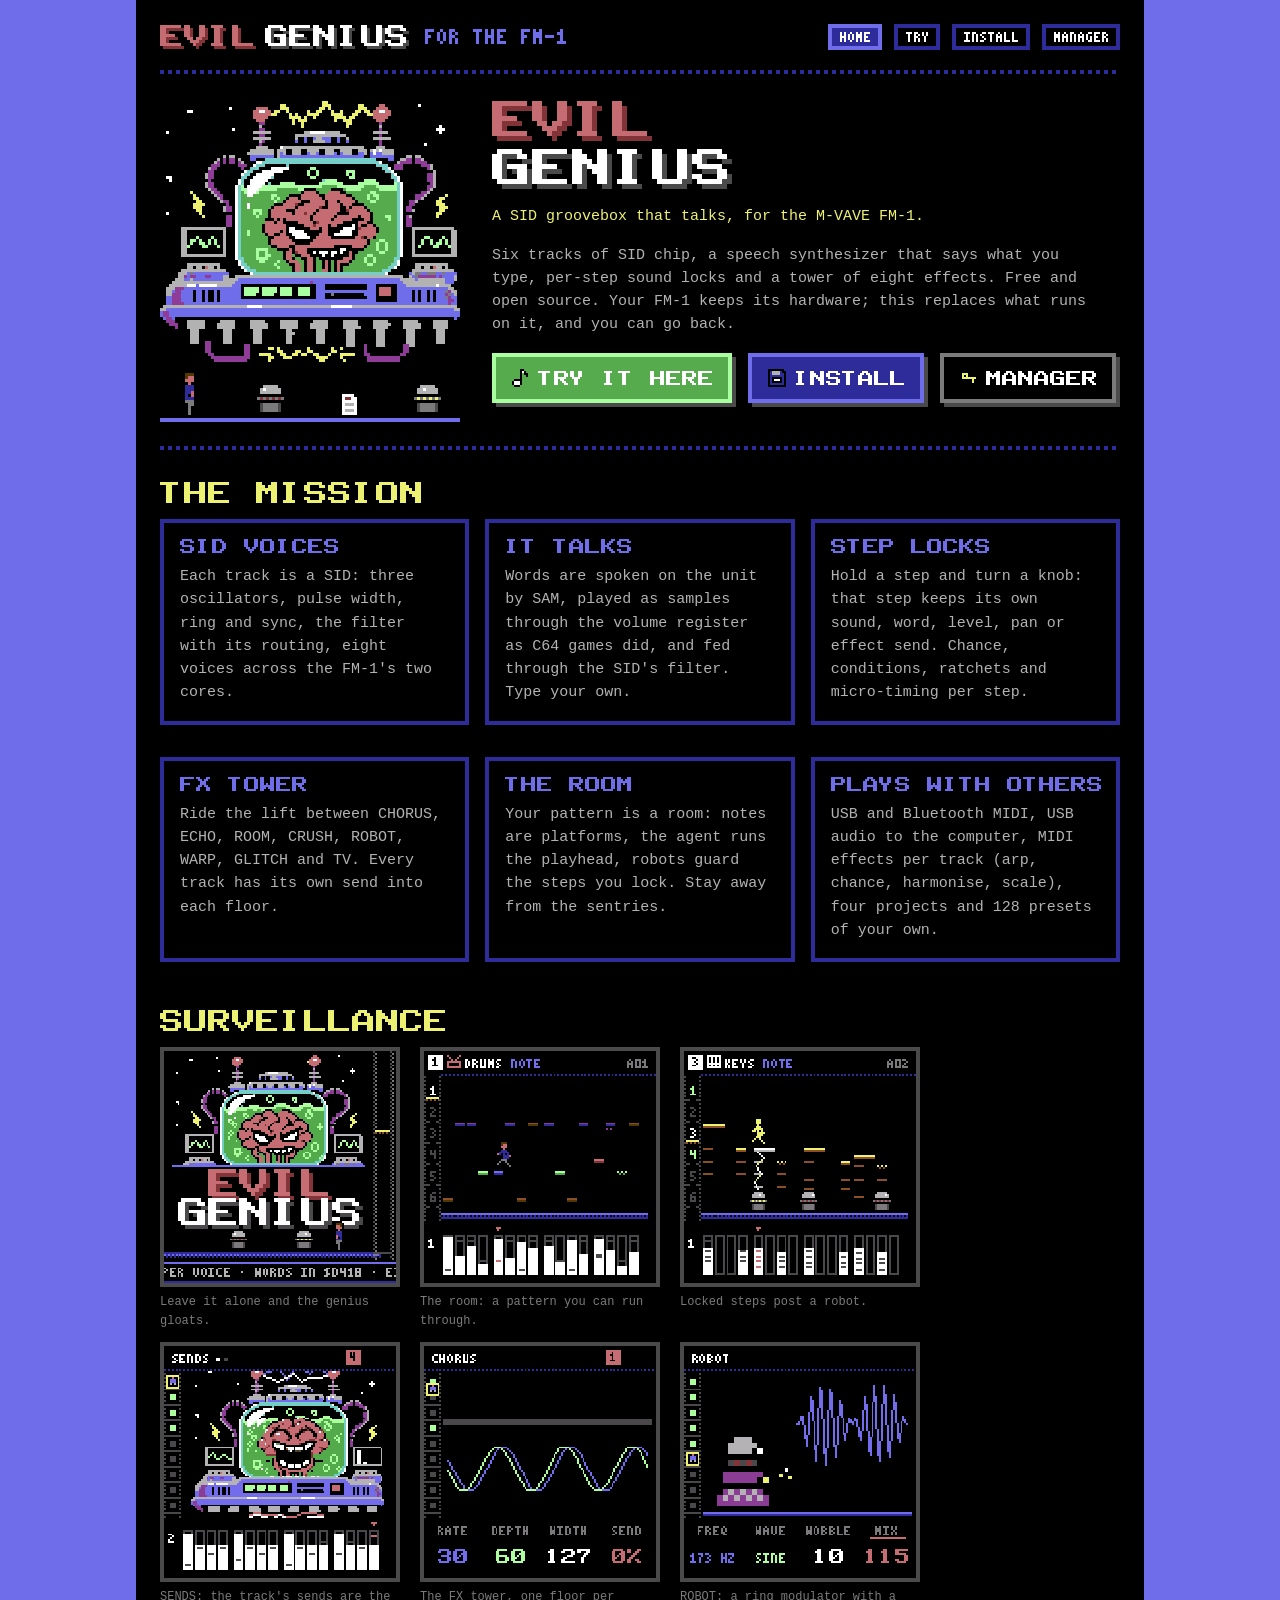
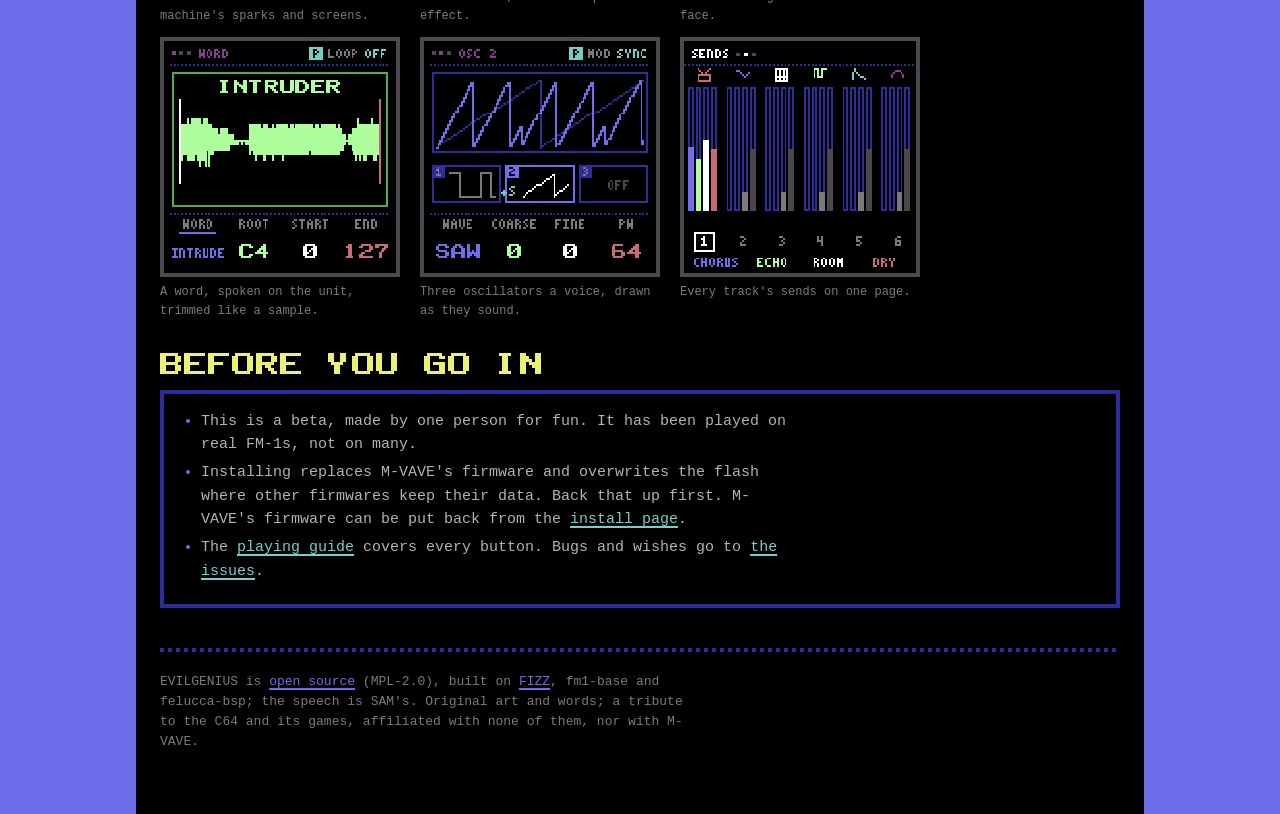
<file: site/index.html>
<!doctype html>
<!-- SPDX-License-Identifier: MPL-2.0 -->
<html lang="en">
<head>
<meta charset="utf-8">
<meta name="viewport" content="width=device-width, initial-scale=1">
<title>EVILGENIUS: a SID groovebox for the FM-1</title>
<meta name="description" content="EVILGENIUS is a free firmware for the M-VAVE FM-1: a six-track SID groovebox that talks, with per-step sound locks and eight retro effects.">
<link rel="stylesheet" href="./css/eg.css">
<script type="module" src="./js/px.js"></script>
<style>
.hero { display: flex; flex-wrap: wrap; gap: calc(var(--px) * 8); align-items: center; margin: calc(var(--px) * 6) 0; }
.hero .cast { display: flex; flex-direction: column; align-items: center; max-width: 100%; overflow: hidden; }
/* the Evil Genius's machine (the firmware's GENIUS_BIG, 100 x 88 at 3x), its laugh (GENIUS_HA, at 33, 28 in it) coming and going */
.hero .machine { position: relative; line-height: 0; }
.hero .machine .ha { position: absolute; left: 99px; top: 84px; visibility: hidden; animation: ha 5s steps(1) infinite; }
@keyframes ha { 0% { visibility: hidden; } 56% { visibility: visible; transform: translateY(0); } 62% { transform: translateY(-3px); } 68% { transform: translateY(0); } 74% { transform: translateY(-3px); } 80% { transform: translateY(0); } 86% { transform: translateY(-3px); } 92% { transform: translateY(0); visibility: visible; } 100% { visibility: hidden; } }
@media (prefers-reduced-motion: reduce) { .hero .machine .ha { animation: none; } }
.hero .floor { display: flex; align-items: flex-end; justify-content: space-between; gap: calc(var(--px) * 6); width: 300px; max-width: 100%; box-sizing: border-box; border-bottom: var(--px) solid var(--lightblue); padding: calc(var(--px) * 2) calc(var(--px) * 4) 0; line-height: 0; }
.hero .say { flex: 1 1 320px; }
.hero h1 px-text { display: block; margin-bottom: calc(var(--px) * 2); }
.tag { color: var(--yellow); margin-top: calc(var(--px) * 4); }
.grid h3 { margin-top: 0; }
</style>
</head>
<body>
<div class="screen">
  <header class="head">
    <a href="./" aria-label="EVILGENIUS, home"><px-text font="big" scale="3" color="lightred" shadow="red">EVIL</px-text> <px-text font="big" scale="3" color="white" shadow="darkgrey">GENIUS</px-text></a>
    <span class="where"><px-text font="small" scale="3" color="lightblue">FOR THE FM-1</px-text></span>
    <nav class="nav" aria-label="Pages">
      <a href="./" aria-current="page"><px-text font="small" scale="2" color="white">HOME</px-text></a>
      <a href="./try/"><px-text font="small" scale="2" color="white">TRY</px-text></a>
      <a href="./install/"><px-text font="small" scale="2" color="white">INSTALL</px-text></a>
      <a href="./manager/"><px-text font="small" scale="2" color="white">MANAGER</px-text></a>
    </nav>
  </header>
  <hr class="rule">

  <main>
    <section class="hero">
      <div class="cast" aria-hidden="true">
        <div class="machine">
          <px-sprite name="GENIUS_BIG" scale="3"></px-sprite>
          <px-sprite class="ha" name="GENIUS_HA" scale="3"></px-sprite>
        </div>
        <div class="floor">
          <px-sprite name="AGENT_RUN2" scale="3"></px-sprite>
          <px-sprite name="ROBOT1" scale="3"></px-sprite>
          <px-sprite name="DOC" scale="3"></px-sprite>
          <px-sprite name="ROBOT2" scale="3" flip></px-sprite>
        </div>
      </div>
      <div class="say">
        <h1>
          <px-text font="big" scale="5" color="lightred" shadow="red">EVIL</px-text>
          <px-text font="big" scale="5" color="white" shadow="darkgrey">GENIUS</px-text>
        </h1>
        <p class="tag">A SID groovebox that talks, for the M-VAVE FM-1.</p>
        <p>Six tracks of SID chip, a speech synthesizer that says what you type, per-step sound locks and a tower of eight effects. Free and open source. Your FM-1 keeps its hardware; this replaces what runs on it, and you can go back.</p>
        <div class="keys">
          <a class="key go" href="./try/"><px-sprite name="ICON_NOTE" scale="2"></px-sprite><px-text font="big" scale="2" color="white">TRY IT HERE</px-text></a>
          <a class="key" href="./install/"><px-sprite name="ICON_DISK" scale="2"></px-sprite><px-text font="big" scale="2" color="white">INSTALL</px-text></a>
          <a class="key plain" href="./manager/"><px-sprite name="ICON_KEY" scale="2"></px-sprite><px-text font="big" scale="2" color="white">MANAGER</px-text></a>
        </div>
      </div>
    </section>

    <hr class="rule">
    <h2><px-text font="big" scale="3" color="yellow">THE MISSION</px-text></h2>
    <div class="grid">
      <div class="box">
        <h3><px-text font="big" scale="2" color="lightblue">SID VOICES</px-text></h3>
        <p>Each track is a SID: three oscillators, pulse width, ring and sync, the filter with its routing, eight voices across the FM-1's two cores.</p>
      </div>
      <div class="box">
        <h3><px-text font="big" scale="2" color="lightblue">IT TALKS</px-text></h3>
        <p>Words are spoken on the unit by SAM, played as samples through the volume register as C64 games did, and fed through the SID's filter. Type your own.</p>
      </div>
      <div class="box">
        <h3><px-text font="big" scale="2" color="lightblue">STEP LOCKS</px-text></h3>
        <p>Hold a step and turn a knob: that step keeps its own sound, word, level, pan or effect send. Chance, conditions, ratchets and micro-timing per step.</p>
      </div>
      <div class="box">
        <h3><px-text font="big" scale="2" color="lightblue">FX TOWER</px-text></h3>
        <p>Ride the lift between CHORUS, ECHO, ROOM, CRUSH, ROBOT, WARP, GLITCH and TV. Every track has its own send into each floor.</p>
      </div>
      <div class="box">
        <h3><px-text font="big" scale="2" color="lightblue">THE ROOM</px-text></h3>
        <p>Your pattern is a room: notes are platforms, the agent runs the playhead, robots guard the steps you lock. Stay away from the sentries.</p>
      </div>
      <div class="box">
        <h3><px-text font="big" scale="2" color="lightblue">PLAYS WITH OTHERS</px-text></h3>
        <p>USB and Bluetooth MIDI, USB audio to the computer, MIDI effects per track (arp, chance, harmonise, scale), four projects and 128 presets of your own.</p>
      </div>
    </div>

    <h2><px-text font="big" scale="3" color="yellow">SURVEILLANCE</px-text></h2>
    <div class="shots">
      <figure><img class="shot" src="./img/00c-idle-title.png" alt="The title screen: the Evil Genius, a brain in a jar on its computer, laughing over EVIL GENIUS, an agent running below" width="240" height="240"><figcaption>Leave it alone and the genius gloats.</figcaption></figure>
      <figure><img class="shot" src="./img/201-room-drums.png" alt="The room view: an agent running over coloured note platforms, with the step row beneath" width="240" height="240"><figcaption>The room: a pattern you can run through.</figcaption></figure>
      <figure><img class="shot" src="./img/205-room-robots.png" alt="The room view with three robots on the floor and the agent on a lift" width="240" height="240"><figcaption>Locked steps post a robot.</figcaption></figure>
      <figure><img class="shot" src="./img/210-tower-sends.png" alt="The effects' SENDS page: the Evil Genius's machine, a spark between its pylons, a wave on its left monitor, bars on its right" width="240" height="240"><figcaption>SENDS: the track's sends are the machine's sparks and screens.</figcaption></figure>
      <figure><img class="shot" src="./img/211-tower-ride.png" alt="The effects tower at the CHORUS floor: two sine waves, RATE, DEPTH, WIDTH and SEND" width="240" height="240"><figcaption>The FX tower, one floor per effect.</figcaption></figure>
      <figure><img class="shot" src="./img/216-tower-robot.png" alt="The ROBOT effect: a robot beside a ring-modulated wave, FREQ, WAVE, WOBBLE and MIX" width="240" height="240"><figcaption>ROBOT: a ring modulator with a face.</figcaption></figure>
      <figure><img class="shot" src="./img/243-snd-word.png" alt="The word editor: the waveform of INTRUDER, with WORD, ROOT, START and END" width="240" height="240"><figcaption>A word, spoken on the unit, trimmed like a sample.</figcaption></figure>
      <figure><img class="shot" src="./img/240-snd-osc.png" alt="The sound editor on oscillator 2: a saw wave, WAVE, COARSE, FINE and PW" width="240" height="240"><figcaption>Three oscillators a voice, drawn as they sound.</figcaption></figure>
      <figure><img class="shot" src="./img/231-mix-sends.png" alt="The mixer's sends page: six tracks, each with bars for CHORUS, ECHO, ROOM and DRY" width="240" height="240"><figcaption>Every track's sends on one page.</figcaption></figure>
    </div>

    <h2><px-text font="big" scale="3" color="yellow">BEFORE YOU GO IN</px-text></h2>
    <div class="box">
      <ul>
        <li>This is a beta, made by one person for fun. It has been played on real FM-1s, not on many.</li>
        <li>Installing replaces M-VAVE's firmware and overwrites the flash where other firmwares keep their data. Back that up first. M-VAVE's firmware can be put back from the <a href="./install/">install page</a>.</li>
        <li>The <a href="https://github.com/Quixotic7/evilgenius/blob/main/PLAYING.md">playing guide</a> covers every button. Bugs and wishes go to <a href="https://github.com/Quixotic7/evilgenius/issues">the issues</a>.</li>
      </ul>
    </div>
  </main>

  <footer class="foot">
    <hr class="rule">
    <p>EVILGENIUS is <a href="https://github.com/Quixotic7/evilgenius">open source</a> (MPL-2.0), built on <a href="https://github.com/Quixotic7/FIZZ">FIZZ</a>, fm1-base and felucca-bsp; the speech is SAM's. Original art and words; a tribute to the C64 and its games, affiliated with none of them, nor with M-VAVE.</p>
  </footer>
</div>
</body>
</html>
</file>
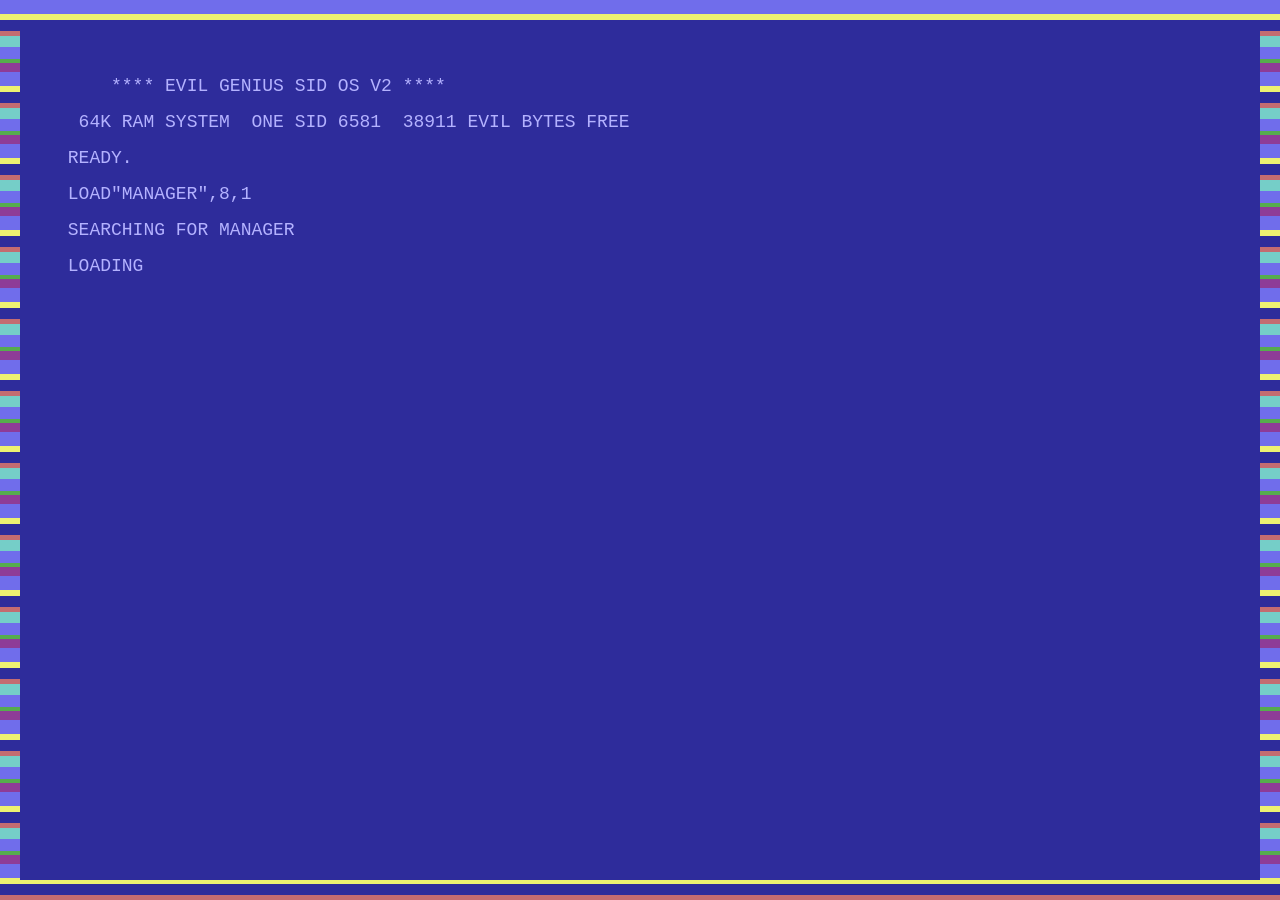
<file: site/manager/index.html>
<!doctype html>
<!-- SPDX-License-Identifier: MPL-2.0 -->
<html lang="en">
<head>
<meta charset="utf-8">
<meta name="viewport" content="width=device-width, initial-scale=1">
<title>EVILGENIUS Manager</title>
<meta name="description" content="Back up and restore an M-VAVE FM-1 running EVILGENIUS, edit its sounds live, keep its library, export and import its presets, from the browser over USB.">
<link rel="stylesheet" href="../css/eg.css">
<style>
/* the manager's own: the console that follows the page down, the scene in it, the lists */
.console { position: sticky; top: 0; z-index: 2; background: var(--black); display: flex; gap: calc(var(--px) * 4); align-items: center; }
.console .scene { display: flex; align-items: flex-end; gap: calc(var(--px) * 2); flex: none; min-width: 84px; justify-content: center; }
.console .says { flex: 1; min-width: 0; }
.console .status { margin: 0 0 8px; overflow-wrap: anywhere; }
.console #alert { min-height: 0; margin: 8px 0 0; }
.console .bar { max-width: none; }
.plan h3 { margin-top: 0; }
.plan ul { margin-bottom: 0.6em; }
#presets td:first-child, #presets th:first-child { width: 4.5em; color: var(--grey); }
#presets td:last-child { text-align: right; }
#presets .key { padding: var(--px) calc(var(--px) * 2); box-shadow: none; }
.name { color: var(--white); }
@media (max-width: 640px) { .console .scene { min-width: 0; } .console .scene .prop { display: none; } }
/* the tabs */
.tabs { display: flex; gap: calc(var(--px) * 3); flex-wrap: wrap; margin: calc(var(--px) * 6) 0 calc(var(--px) * 4); }
.tabs button { cursor: pointer; padding: calc(var(--px) * 2) calc(var(--px) * 3); border: var(--px) solid var(--blue); background: var(--black); line-height: 0; }
.tabs button[aria-selected="true"] { border-color: var(--yellow); background: var(--blue); }
.tabs button:hover { background: var(--blue); }
[aria-pressed="true"].key, .seg [aria-pressed="true"] { border-color: var(--yellow); background: var(--blue); }
.seg { display: inline-flex; gap: var(--px); flex-wrap: wrap; }
.seg .key, .edtags .key { padding: var(--px) calc(var(--px) * 2); box-shadow: none; }
/* LIBRARY */
.libbar { display: flex; flex-wrap: wrap; gap: calc(var(--px) * 3); align-items: center; margin: 0 0 calc(var(--px) * 4); }
#lb-table .acts { display: flex; flex-wrap: wrap; gap: var(--px); justify-content: flex-end; }
#lb-table .acts .key { padding: var(--px) calc(var(--px) * 2); box-shadow: none; }
#lb-table td:first-child { white-space: nowrap; width: 6em; }
#lb-table input { width: 12ch; }
/* EDIT */
.edtop { display: flex; flex-direction: column; gap: calc(var(--px) * 2); }
.edwho { color: var(--white); }
.edsrc, .edacts { margin: calc(var(--px) * 2) 0; align-items: center; }
.edname { display: flex; flex-wrap: wrap; gap: calc(var(--px) * 3); align-items: center; margin: calc(var(--px) * 3) 0; }
.edname input { width: 14ch; text-transform: uppercase; }
.edtags { display: inline-flex; gap: var(--px); flex-wrap: wrap; }
.edroute { display: flex; flex-wrap: wrap; gap: calc(var(--px) * 2); align-items: center; padding: calc(var(--px) * 2); border: var(--px) dashed var(--blue); margin: 0 0 calc(var(--px) * 3); position: sticky; top: calc(var(--px) * -3); z-index: 1; background: var(--black); }
.edroute .pads { display: inline-flex; flex-wrap: wrap; gap: var(--px); }
.chip { cursor: grab; padding: var(--px) calc(var(--px) * 2); border: var(--px) solid var(--c, var(--grey)); background: var(--black); line-height: 0; }
.chip[aria-pressed="true"] { background: var(--blue); outline: var(--px) solid var(--yellow); }
.chip.pad { --c: var(--yellow); cursor: pointer; }
.edjump { display: flex; flex-wrap: wrap; gap: calc(var(--px) * 2); margin: 0 0 calc(var(--px) * 3); }
.edjump a { padding: var(--px) calc(var(--px) * 2); border: var(--px) solid var(--blue); line-height: 0; }
.edsec h3 { margin-top: 0; }
.rowl { margin: calc(var(--px) * 2) 0 var(--px); line-height: 0; }
.tiles { display: grid; grid-template-columns: repeat(auto-fill, minmax(112px, 1fr)); gap: calc(var(--px) * 2); }
.tile { position: relative; padding: calc(var(--px) * 2); border: var(--px) solid var(--blue); background: var(--black); cursor: ns-resize; touch-action: none; user-select: none; min-height: 72px; line-height: 0; }
.tile .tv { display: block; margin-top: calc(var(--px) * 2); min-height: 14px; }
.tile .tb { display: block; height: var(--px); background: var(--lightblue); margin-top: calc(var(--px) * 2); width: 0; }
.tile.moved { border-color: var(--lightblue); }
.tile:hover { background: #0c0b2a; }
.tile.can { border-color: var(--yellow); border-style: dashed; cursor: copy; }
.tile.over { background: var(--blue); }
.tile .rt { position: absolute; top: 2px; right: 2px; display: flex; gap: 2px; }
.rchip { cursor: pointer; padding: 2px; border: 2px solid var(--darkgrey); background: var(--black); line-height: 0; }
.edhelp { position: sticky; bottom: 0; background: var(--black); border-top: var(--px) solid var(--blue); padding: calc(var(--px) * 2) 0; margin: calc(var(--px) * 3) 0 0; min-height: 3.2em; max-width: none; color: var(--white); }
.edpick { position: absolute; z-index: 5; background: var(--black); border: var(--px) solid var(--yellow); padding: calc(var(--px) * 2); max-width: min(560px, calc(100vw - 32px)); }
.edpick .pl { display: flex; flex-wrap: wrap; gap: var(--px); margin-top: calc(var(--px) * 2); max-height: 50vh; overflow: auto; }
.edpick .key { padding: var(--px) calc(var(--px) * 2); box-shadow: none; }
.edpick .key.on { border-color: var(--yellow); background: var(--blue); }
@media (max-width: 640px) {
  .tiles { grid-template-columns: repeat(auto-fill, minmax(96px, 1fr)); }
  .edroute { position: static; }
  #lb-table thead { display: none; }
  #lb-table tr { display: grid; grid-template-columns: 5.5em 1fr; }
  #lb-table td { border-bottom: 0; padding: 4px 6px; }
  #lb-table td:nth-child(3) { grid-column: 2; color: var(--grey); }
  #lb-table td.acts { grid-column: 1 / -1; justify-content: flex-start; border-bottom: 2px solid var(--blue); padding-bottom: 10px; }
}


/* HOME */
.homegrid { display: grid; grid-template-columns: minmax(280px, 0.8fr) minmax(0, 1.2fr); gap: calc(var(--px) * 4); }
@media (max-width: 900px) { .homegrid { grid-template-columns: 1fr; } }
.hbrain { display: flex; flex-direction: column; gap: calc(var(--px) * 3); }
.jar { display: flex; flex-direction: column; align-items: center; gap: 8px; margin: 0; }
.jar px-sprite canvas { max-width: 100%; height: auto !important; }
.awake { margin: 0; font-size: 12px; color: var(--grey); }
.awake.on { color: var(--lightgreen); }
.hsays { border-color: var(--green); margin: 0; }
.lab { font-size: 12px; color: var(--lightblue); letter-spacing: 1px; margin: 0 0 6px; }
.hsays .says { font-size: 18px; line-height: 1.4; color: var(--lightgreen); margin: 0; max-width: none; }
.hsays .cur { display: inline-block; width: 0.6em; height: 1em; background: var(--lightgreen); margin-left: 6px; vertical-align: -2px; animation: blink 1s steps(2) infinite; }
.hright { display: flex; flex-direction: column; gap: calc(var(--px) * 3); min-width: 0; }
.hright .box { margin: 0; }
.hhead { display: flex; justify-content: space-between; gap: 10px; flex-wrap: wrap; margin-bottom: 8px; font-size: 12px; }
.voices { display: grid; grid-template-columns: repeat(3, minmax(0, 1fr)); gap: calc(var(--px) * 2); }
.voice { border: var(--px) solid var(--darkgrey); padding: 6px; line-height: 0; }
.voice p { line-height: 1.3; font-size: 12px; margin: 4px 0 0; }
.htracks { display: flex; flex-direction: column; gap: 4px; }
.htrack { display: grid; grid-template-columns: 30px minmax(70px, 130px) 70px minmax(120px, 1fr); gap: 10px; align-items: center; padding: 4px 6px; border: var(--px) solid var(--black); background: var(--black); color: var(--white); font: 13px var(--mono); text-align: left; cursor: pointer; }
.htrack.on { border-color: var(--yellow); background: #0c0b2a; }
.htrack .hn { background: var(--blue); text-align: center; padding: 3px 0; }
.htrack .hwave svg { height: 30px; }
.hsteps { display: grid; grid-template-columns: repeat(16, minmax(0, 1fr)); gap: 3px; }
.hsteps i { display: block; height: 16px; border: 2px solid var(--blue); }
.hsteps i.on { background: var(--lightblue); }
.htrack.on .hsteps i.on { background: var(--yellow); }
.hsteps i.ph { border-color: var(--white); } .hsteps i.on.ph { background: var(--white); }   /* (what plays now: eghome.js tick) */
.htrack.sounding .hn { background: var(--yellow); color: var(--black); }
.lbpic { display: grid; gap: 4px; margin: 6px 0; } .lbpic svg { background: #000; border: var(--px) solid var(--blue); height: clamp(48px, 8vh, 90px); }   /* (LIBRARY's card: the sound moving) */
.pjslot.playing .pjn { background: var(--green); color: var(--black); } .pjslot.playing.beat .pjn { background: var(--yellow); }   /* (PROJECTS: what plays now, egprojects.js tick) */
.pjgrid .key.ph { background: var(--white); color: var(--black); } .pjgrid .key.q { outline: 2px solid #e08a3c; }
#tab-edit .tile.uk { box-shadow: inset 0 0 0 2px var(--cyan); position: relative; } #tab-edit .tile.uk::after { content: attr(data-uk); position: absolute; right: 4px; top: 2px; font: 9px var(--mono); color: var(--cyan); }
#tab-edit .tile.ukhot { box-shadow: inset 0 0 0 3px var(--yellow); } #tab-edit .tile.ukhot::after { color: var(--yellow); }   /* (the unit's knobs on this value now: egedit.js knobs) */
/* SOUND's pictures */
.edsec .pic { border: var(--px) solid var(--lightblue); margin: 0 0 calc(var(--px) * 2); background: var(--black); }
/* MIX */
.mxcols { display: grid; grid-template-columns: repeat(6, minmax(0, 1fr)); gap: calc(var(--px) * 3); margin: calc(var(--px) * 3) 0; }
@media (max-width: 700px) { .mxcols { grid-template-columns: repeat(3, minmax(0, 1fr)); } }
.mxcol { border: var(--px) solid var(--blue); padding: 8px; }
.mxcol.on { border-color: var(--yellow); }
.mxbars { display: grid; grid-template-columns: repeat(4, minmax(0, 1fr)); gap: 4px; height: 220px; }
.mxbar { position: relative; background: repeating-linear-gradient(180deg, #000 0 6px, #2e2c9b 6px 8px); border: 2px solid var(--blue); cursor: ns-resize; touch-action: none; }
.mxbar.cur { border-color: var(--yellow); }
.mxbar i { position: absolute; left: 2px; right: 2px; bottom: 0; }
.mxnames { margin: 4px 0 0; font-size: 11px; color: var(--grey); letter-spacing: 0.9em; }
.mxtrack { margin: 4px 0 0; color: var(--white); font-size: 13px; }


/* SOUND: rows across the window (where, the name and actions, the pages and the sources), the page under them */
#tab-edit:not([hidden]) { display: flex; flex-direction: column; height: 100%; gap: 6px; }
#ed-body:not([hidden]) { display: contents; }
#tab-edit .edtop { flex-direction: row; flex-wrap: wrap; align-items: center; gap: 6px 16px; }
#tab-edit .edtop .keys, #tab-edit .edacts { gap: 6px; margin: 0; }
#tab-edit .edtop .key, #tab-edit .edacts .key { padding: 3px 8px; box-shadow: none; }
#tab-edit .edrow2 { display: flex; flex-wrap: wrap; gap: 6px 16px; align-items: center; }
#tab-edit .edname { margin: 0; }
#tab-edit .edroute { position: static; margin: 0; padding: 4px 6px; }
#tab-edit .edjump { margin: 0; }
#tab-edit .edpanel { flex: 1; min-height: 0; overflow: auto; }
#tab-edit .tiles { grid-template-columns: repeat(auto-fill, minmax(104px, 1fr)); }
#tab-edit .tile { min-height: 54px; padding: 6px; }
#tab-edit .edsec { padding: 8px 10px; }
#tab-edit .edsec h3 { margin: 0 0 4px; }
/* ---- THE APP (2026-11-15, the mockup "EVILGENIUS Manager: C64 webapp"): the whole window one C64 screen in its light
 * blue border, no page scroll; the F-key bar on top, the status line under, each screen scrolling inside */
html, body { height: 100%; overflow: hidden; }
body.app { background: var(--lightblue); }
.frame { position: fixed; inset: 0; padding: clamp(6px, 1.6vw, 24px); display: flex; }
.scr { flex: 1; min-width: 0; min-height: 0; background: var(--black); display: flex; flex-direction: column; }
.topbar { flex: none; display: flex; align-items: center; gap: calc(var(--px) * 2); flex-wrap: wrap; padding: calc(var(--px) * 2) calc(var(--px) * 3); border-bottom: var(--px) dotted var(--blue); }
.topbar .logo { text-decoration: none; line-height: 0; margin-right: calc(var(--px) * 3); }
.fkeys { display: flex; gap: calc(var(--px) * 2); flex-wrap: wrap; }
.fkeys button { cursor: pointer; padding: calc(var(--px) * 2) calc(var(--px) * 2); border: var(--px) solid var(--blue); background: var(--black); line-height: 0; display: inline-flex; gap: 6px; align-items: center; }
.fkeys button[aria-selected="true"] { border-color: var(--yellow); background: var(--blue); }
.fkeys button:hover { background: var(--blue); }
.topbar .right { margin-left: auto; display: flex; gap: calc(var(--px) * 2); align-items: center; flex-wrap: wrap; }
.pill { font: 12px/1.2 var(--mono); padding: 6px 10px; border: var(--px) solid var(--darkgrey); color: var(--lightgrey); }
.pill.on { border-color: var(--green); color: var(--lightgreen); }
.topbar .key { padding: var(--px) calc(var(--px) * 2); box-shadow: none; }
.view { flex: 1; min-height: 0; overflow: auto; padding: calc(var(--px) * 3) calc(var(--px) * 4); }
.view > section { min-height: 100%; }
.statusline { flex: none; display: flex; align-items: center; gap: calc(var(--px) * 3); border-top: var(--px) dotted var(--blue); padding: calc(var(--px) * 1.5) calc(var(--px) * 3); min-height: 44px; }
.statusline.bad { border-top-color: var(--lightred); } .statusline.good { border-top-color: var(--green); }
.statusline .ready { flex: none; line-height: 0; }
.statusline .says { flex: 1; min-width: 0; display: flex; align-items: center; gap: calc(var(--px) * 3); }
.statusline .status, .statusline #alert { margin: 0; font-size: 14px; white-space: nowrap; overflow: hidden; text-overflow: ellipsis; max-width: none; }
.statusline #alert:empty { display: none; }
.statusline .bar { width: 160px; flex: none; }
.statusline .hint { flex: none; color: var(--grey); font-size: 12px; }
.statusline .scene { display: flex; gap: 4px; align-items: flex-end; flex: none; }
@media (max-width: 760px) { .statusline .hint, .statusline .bar { display: none; } .topbar .logo { display: none; } }
/* the boot, the title, HELP: over everything */
.overlay { position: fixed; inset: 0; z-index: 20; display: flex; padding: clamp(6px, 1.6vw, 24px); }
.overlay[hidden] { display: none; }
.boot { background: repeating-linear-gradient(180deg, #706deb 0 14px, #edf171 14px 20px, #2e2c9b 20px 31px, #c46c71 31px 36px, #75cec8 36px 47px, #706deb 47px 59px, #56ac4d 59px 63px, #8e3c97 63px 72px); background-size: 100% 72px; animation: raster 0.35s steps(6) infinite; }
@keyframes raster { to { background-position: 0 72px; } }
@media (prefers-reduced-motion: reduce) { .boot { animation: none; } }
.bootscr { flex: 1; background: var(--blue); padding: clamp(16px, 4vw, 48px); font: clamp(12px, 1.6vw, 18px)/2 var(--mono); color: #b4b2ff; overflow: hidden; }
.bootscr p { margin: 0; max-width: none; white-space: pre-wrap; }
.bootscr .cur { display: inline-block; width: 0.7em; height: 1em; background: #b4b2ff; vertical-align: -2px; animation: blink 1s steps(2) infinite; }
.titlescr { background: var(--lightblue); }
.titlescr .scr { align-items: center; justify-content: center; gap: calc(var(--px) * 4); text-align: center; overflow: hidden; }
.titlescr .press { animation: blink 1.2s steps(2) infinite; }
.helpscr .scr { padding: calc(var(--px) * 5); overflow: auto; }
.helpgrid { display: grid; grid-template-columns: repeat(auto-fit, minmax(240px, 1fr)); gap: calc(var(--px) * 4); }
.helpgrid section { border: var(--px) solid var(--blue); padding: calc(var(--px) * 3); }
.helpgrid h3 { line-height: 1.4; margin: 0 0 8px; color: var(--yellow); }
.helpgrid dl { display: grid; grid-template-columns: auto 1fr; gap: 4px 10px; margin: 0; font-size: 13px; }
.helpgrid dt { color: var(--black); background: var(--lightgrey); padding: 0 5px; border-bottom: 3px solid var(--grey); white-space: nowrap; justify-self: start; }
.helpgrid dd { margin: 0; color: var(--white); }

/* POOL */
.plbody { display: grid; grid-template-columns: minmax(0, 1fr) 320px; gap: calc(var(--px) * 4); align-items: start; }
@media (max-width: 1000px) { .plbody { grid-template-columns: 1fr; } }
.plgrid { display: grid; grid-template-columns: repeat(16, minmax(0, 1fr)); gap: 3px; }
@media (max-width: 760px) { .plgrid { grid-template-columns: repeat(8, minmax(0, 1fr)); } }
.plc { position: relative; min-height: 36px; padding: 3px 3px 3px 7px; border: 2px solid #1a1846; background: #06051a; color: var(--grey); font: 10px/1.15 var(--mono); text-align: left; cursor: pointer; overflow: hidden; display: flex; flex-direction: column; gap: 2px; }
.plc.snd { outline: 3px solid var(--tc, var(--yellow)); outline-offset: -3px; } .plc.snd::after { content: "T" attr(data-t); position: absolute; right: 3px; top: 2px; font: 10px var(--mono); color: var(--tc, var(--yellow)); }   /* (a track playing it now: egpool.js tick) */
.plc.used { border-color: var(--blue); background: #0c0b2a; color: var(--white); }
.plc.used::before { content: ""; position: absolute; left: 0; top: 0; bottom: 0; width: 4px; background: var(--c, var(--grey)); }
.plc.on { border-color: var(--yellow); }
.plc.mv { outline: 2px dashed var(--lightred); }
.plc .pln { color: var(--grey); font-size: 9px; }
.plc .plnm { overflow-wrap: anywhere; }
.plbar { display: flex; flex-wrap: wrap; gap: calc(var(--px) * 3); align-items: center; justify-content: space-between; margin-top: calc(var(--px) * 3); }
.plbar .key, .pjacts .key, .cabgrid .keys .key { padding: var(--px) calc(var(--px) * 2); box-shadow: none; }
.plsel { margin: 0; color: var(--yellow); font-size: 13px; }
.plside { margin: 0; display: flex; flex-direction: column; gap: 8px; }
.plside input { width: 14ch; }
.plside .seg .key { padding: 2px 6px; }
.pllist { display: flex; flex-direction: column; gap: 2px; max-height: calc((100vh - var(--dockh, 0px)) - 470px); min-height: 160px; overflow: auto; }
.plsnd { display: grid; grid-template-columns: 3.4em 1fr auto; gap: 8px; padding: 3px 6px 3px 9px; border: 0; border-left: 4px solid var(--c, var(--grey)); background: #0c0b2a; color: var(--white); font: 12px var(--mono); text-align: left; cursor: pointer; }
.plsnd:hover, .plsnd:focus { background: var(--blue); }
.plsnd.in { color: var(--lightblue); }
/* PROJECTS */
.pjbody { display: grid; grid-template-columns: minmax(260px, 360px) minmax(0, 1fr); gap: calc(var(--px) * 4); align-items: start; }
@media (max-width: 900px) { .pjbody { grid-template-columns: 1fr; } }
.pjslots { display: flex; flex-direction: column; gap: 4px; }
.pjslot { display: grid; grid-template-columns: 30px 1fr auto; gap: 10px; align-items: center; padding: 6px; border: var(--px) solid #1a1846; background: #06051a; color: var(--grey); font: 13px var(--mono); text-align: left; cursor: pointer; }
.pjslot.there { color: var(--white); border-color: var(--blue); }
.pjslot.on { border-color: var(--yellow); background: #0c0b2a; }
.pjslot.cur .pjn { background: var(--green); }
.pjslot .pjn { background: var(--blue); text-align: center; padding: 3px 0; color: var(--white); }
.pjslot input { width: 13ch; }
.pjacts { margin: calc(var(--px) * 3) 0; }
.pjto { margin: 0 0 calc(var(--px) * 3); }
.pjmain { margin: 0; }
.pjright { display: flex; flex-direction: column; gap: calc(var(--px) * 4); min-width: 0; }
.pjshelf { margin: 0; }
.pjshlist { display: grid; gap: var(--px); max-height: 28vh; overflow-y: auto; }
.pjshlist .pjslot { grid-template-columns: minmax(0, 1fr) auto; row-gap: 2px; }
.pjshlist .pjslot > :nth-child(3) { grid-column: 1 / -1; }
.pjshlist .pjname { overflow: hidden; text-overflow: ellipsis; white-space: nowrap; }
.pjgrid .key { cursor: default; }
.pjother { margin: 0; }
.pjoslots { display: grid; grid-template-columns: repeat(2, minmax(0, 1fr)); gap: 4px; }
.pjother .pjacts { margin-bottom: 0; }
#tab-projects.two .pjnote { display: none; }
#tab-projects.two .pjside .pjacts { margin: calc(var(--px) * 2) 0; }
#tab-projects.two .pjside .pjslot { padding: 3px 6px; }
.pjoslots .pjslot { grid-template-columns: 24px minmax(0, 1fr); gap: 6px; padding: 4px; }
.pjoslots .pjname { overflow: hidden; text-overflow: ellipsis; white-space: nowrap; }
#workon, #aspanel { font: 12px var(--mono); color: var(--yellow); }
/* CABINET */
.cabgrid { display: grid; grid-template-columns: repeat(auto-fit, minmax(420px, 1fr)); gap: calc(var(--px) * 4); align-items: start; }
@media (max-width: 520px) { .cabgrid { grid-template-columns: 1fr; } }
.cabgrid > .box { margin: 0; min-width: 0; }
.cbver { color: var(--white); font-size: 14px; }
.cbstats { display: grid; grid-template-columns: repeat(auto-fit, minmax(86px, 1fr)); gap: 8px; margin: 10px 0; }   /* (a narrow box: two by two, the numbers never over each other) */
.cbstats div { display: flex; flex-direction: column; gap: 2px; border: 2px solid var(--blue); padding: 6px; }
.cbn { font: 20px var(--mono); color: var(--yellow); white-space: nowrap; }
.cbmeter { display: grid; grid-template-columns: repeat(32, minmax(0, 1fr)); gap: 2px; }
.cbmeter i, .cblegend i { display: inline-block; height: 14px; background: #1a1846; }
.cblegend i { width: 14px; vertical-align: -2px; margin: 0 4px 0 10px; }
.cbmeter i.lib, .cblegend i.lib { background: var(--cyan); }
.cbmeter i.prj, .cblegend i.prj { background: var(--lightred); }
.cbkept { display: flex; flex-direction: column; gap: 4px; }
.cbk { display: grid; grid-template-columns: 9em 1fr; gap: 4px 10px; align-items: center; border-bottom: 2px solid #1a1846; padding: 4px 0; font-size: 13px; }
.cbk .keys { grid-column: 1 / -1; gap: 4px; }
.cbk .key { padding: 2px 6px; box-shadow: none; }
.cbdrop { display: flex; flex-direction: column; align-items: center; gap: 6px; padding: 18px; border: var(--px) dashed var(--cyan); cursor: pointer; text-align: center; }
.cbdrop.over { background: #0c0b2a; border-color: var(--yellow); }
.cbdest { display: flex; flex-wrap: wrap; gap: 8px; align-items: center; margin: 10px 0; }
.cbrows { display: flex; flex-direction: column; gap: 2px; max-height: 36vh; overflow: auto; margin: 0 0 10px; }
.cbrow { display: grid; grid-template-columns: 22px minmax(8em, 1fr) auto auto; gap: 8px; align-items: center; font-size: 13px; padding: 2px 4px; background: #0c0b2a; }
.cbrow.dup { background: #2a0c12; }
#presets td:first-child, #presets th:first-child { width: 4.5em; color: var(--grey); }

/* the transport (the top bar) */
.transport { display: flex; gap: calc(var(--px) * 2); align-items: center; }
.transport .trk { display: inline-flex; gap: 6px; align-items: center; padding: var(--px) calc(var(--px) * 2); box-shadow: none; }
.transport .trg { color: var(--lightgreen); font-size: 14px; line-height: 1; }
.transport .trr { color: var(--lightred); font-size: 14px; line-height: 1; }
.transport .trk.on { border-color: var(--green); background: #0c2a10; }
#tr-rec.on { border-color: var(--lightred); background: #2a0c12; }
.trinfo { min-width: 12ch; text-align: center; }
.trinfo.on { border-color: var(--green); color: var(--lightgreen); }


/* LIBRARY: the list and the card, the window's height */
#tab-library:not([hidden]) { display: flex; flex-direction: column; height: 100%; }
#tab-library .libbar { flex: none; }
.lbbody { flex: 1; min-height: 0; display: grid; grid-template-columns: minmax(0, 1fr) minmax(300px, 420px); gap: calc(var(--px) * 4); }
@media (max-width: 760px) { .lbbody { grid-template-columns: 1fr; grid-template-rows: minmax(200px, 1fr) auto; } }
.lblist { overflow: auto; border: var(--px) solid var(--blue); padding: 4px; outline: none; }
.lblist:focus { border-color: var(--yellow); }
.lbrow { display: grid; grid-template-columns: 4.2em minmax(0, 1fr) auto 3.4em; gap: 10px; padding: 3px 8px; cursor: pointer; font: 14px var(--mono); color: var(--white); }
.lbrow:hover { background: #0c0b2a; }
.lbrow.on { background: var(--blue); }
.lbrow.on .name { color: var(--yellow); }
.lbcard { margin: 0; overflow: auto; }
.lbname { margin: 6px 0; line-height: 1.2; }
.lbacts { display: flex; flex-wrap: wrap; gap: 6px; margin: 12px 0; }
.lbacts .key { padding: 4px 8px; box-shadow: none; gap: 8px; }
kbd { font: 11px var(--mono); color: var(--black); background: var(--lightgrey); padding: 1px 5px; border-bottom: 2px solid var(--grey); }
.lbhelp { font-size: 12px; }

/* SOUND, paged */
#ed-panel > [hidden] { display: none; }
#tab-edit .edpanel .edsec { margin: 0; }
#tab-edit .edjump { display: flex; flex-wrap: wrap; gap: 4px; }
#tab-edit .edjump .key { padding: 3px 8px; box-shadow: none; gap: 6px; }
#tab-edit .edjump .key[aria-pressed="true"] { border-color: var(--yellow); background: var(--blue); }
#tab-edit .edsec .pic svg { max-height: 26vh; width: 100%; }
#tab-edit .edhelp { position: static; min-height: 0; margin: 0; padding: 4px 0 0; }
#tab-edit .edkeys { margin: 0; font-size: 12px; }
#tab-edit .edtop .edwho { font-size: 13px; flex-basis: 100%; }

#tab-edit .edin { display: grid; grid-template-columns: 1fr; gap: 10px; align-items: start; }
#tab-edit .edin.withpic { grid-template-columns: minmax(240px, 30%) minmax(0, 1fr); }
#tab-edit .edin .pic { margin: 0; }
#tab-edit .edin .pic svg { max-height: none; }
#tab-edit .edgrps { display: grid; grid-template-columns: repeat(auto-fill, minmax(330px, 1fr)); gap: 4px 12px; }
#tab-edit .edgrp .rowl { margin: 2px 0; }
@media (max-width: 900px) { #tab-edit .edin.withpic { grid-template-columns: 1fr; } }

/* smaller windows: one row of keys on top, a thinner border, everything sized to the height */
.frame, .overlay { padding: clamp(4px, min(1.6vw, 2.2vh), 24px); }
@media (max-width: 1560px) {
  .topbar .logo { display: none; }
  .fkeys px-text, .topbar .right px-text { zoom: 0.8; }
  .fkeys button { padding: 6px 8px; }
  .topbar .right .pill { font-size: 11px; padding: 4px 8px; }
}
@media (max-width: 1320px) { .fkeys px-text, .topbar .right px-text { zoom: 0.7; } .topbar { gap: 6px; padding: 6px 8px; } .fkeys { gap: 5px; } }
/* the screens' keys on one row (fourteen of them): the F-key labels go below 1700 px (HELP and the hint line name the
 * keys), the names shrink with the window, and a window too narrow even so scrolls the row instead of wrapping it */
@media (max-width: 1700px) { .fkeys button > px-text[font="small"] { display: none; } .fkeys button { gap: 0; } }
@media (max-width: 1340px) { .fkeys px-text { zoom: 0.6; } .fkeys button { padding: 5px 6px; } .fkeys { gap: 4px; } }
@media (max-width: 1160px) { .fkeys px-text { zoom: 0.5; } .fkeys button { padding: 4px 5px; } }
.fkeys { flex-wrap: nowrap; overflow-x: auto; scrollbar-width: none; max-width: 100%; } .fkeys::-webkit-scrollbar { display: none; }
.fkeys button { flex: 0 0 auto; }
.jar px-sprite canvas { max-height: calc((100vh - var(--dockh, 0px)) - 470px); width: auto !important; }
.plc { min-height: clamp(26px, calc(((100vh - var(--dockh, 0px)) - 520px) / 8), 44px); }
.cabgrid { grid-template-columns: repeat(auto-fit, minmax(290px, 1fr)); }
.cbkept { max-height: calc((100vh - var(--dockh, 0px)) - 560px); min-height: 60px; overflow: auto; }
@media (max-height: 820px) {
  #tab-edit .tiles { grid-template-columns: repeat(auto-fill, minmax(92px, 1fr)); }
  #tab-edit .tile { min-height: 46px; padding: 4px 6px; }
  #tab-edit .edin.withpic { grid-template-columns: minmax(200px, 24%) minmax(0, 1fr); }
  #tab-edit .edkeys { display: none; }
  .view { padding: 8px 12px; }
}

/* SOUND's groups: each as wide as its values, side by side */
#tab-edit .edgrps { display: flex; flex-wrap: wrap; gap: 6px 16px; align-items: flex-start; }
#tab-edit .edgrp .tiles { grid-template-columns: repeat(min(var(--n, 4), 8), minmax(84px, 100px)); }
@media (max-height: 820px) {
  #tab-edit .edtop px-text, #tab-edit .edacts px-text, #tab-edit .edjump px-text { zoom: 0.8; }
  #tab-edit .edgrp .tiles { grid-template-columns: repeat(min(var(--n, 4), 8), minmax(78px, 92px)); }
}

@media (max-height: 820px) {
  #tab-edit .edgrp { display: flex; gap: 4px; align-items: stretch; }
  #tab-edit .edgrp .rowl { writing-mode: vertical-rl; transform: rotate(180deg); margin: 0; display: flex; align-items: center; }
  #tab-edit .edgrp .rowl px-text { zoom: 0.8; }
}

@media (max-height: 820px) {
  #tab-edit .edsec { padding: 4px 8px; }
  #tab-edit .edsec > h3 { display: none; }
  .voice svg { height: 40px; }
  .htrack { padding: 2px 6px; }
  .hsteps i { height: 12px; }
  .homegrid { gap: 10px; }
  .hright { gap: 8px; }
}

.cabgrid [hidden], #tab-cabinet .keys [hidden] { display: none; }
#tab-cabinet .foot { font-size: 11px; margin: 8px 0 0; }
@media (max-height: 820px) { #tab-cabinet .foot { display: none; } }


/* SEQUENCE (the design canvas's 09 STEPS, 10 PIANO ROLL, 11 TRACKS): the window's height; the toolbar, the EDIT modes,
 * the view, what is picked, the keyboard (STEPS) */
#tab-seq:not([hidden]) { display: flex; flex-direction: column; height: 100%; gap: 5px; }
#tab-seq [hidden] { display: none !important; }
.sqtop { flex: none; display: flex; flex-wrap: wrap; gap: 6px 8px; align-items: center; }
.sqtop .key, .sqmodes .key, .sqsel .key, .sqinsp .key, .sqtbar .key { padding: 2px 7px; box-shadow: none; font-family: var(--mono); font-size: 13px; line-height: 1.25; }
.sqtop .key.on, .sqtop .key[aria-pressed="true"], .sqmodes .key.on, .sqtbar .key.on { border-color: var(--yellow); background: var(--blue); }
.sqtop select, .sqmodes select { padding: 1px 4px; border-width: 2px; font-size: 12px; }
.sqright { margin-left: auto; display: flex; gap: 6px; flex-wrap: wrap; }
.sqpats { display: grid; grid-template-columns: repeat(16, minmax(0, 1fr)); gap: 3px; flex: none; }
.sqpats .key { padding: 3px 0; font: 11px var(--mono); box-shadow: none; justify-content: center; color: var(--grey); }
.sqpats .key.used { color: var(--white); border-color: var(--lightblue); }
.sqpats .key.on { border-color: var(--yellow); background: var(--blue); color: var(--yellow); }
@media (max-width: 700px) { .sqpats { grid-template-columns: repeat(8, minmax(0, 1fr)); } }
.sqmodes { flex: none; display: flex; flex-wrap: wrap; gap: 4px; align-items: center; border-top: 3px dotted var(--blue); border-bottom: 3px dotted var(--blue); padding: 4px 0; }
.sqmodes .lab { margin: 0 4px 0 0; }
.sqmodes .sqlocks { margin-left: 8px; color: var(--cyan); }
.sqmodes .key { display: inline-flex; gap: 5px; align-items: center; }
.sqmodes .key.lk { border-color: var(--cyan); }
.sqmodes kbd { font-size: 10px; padding: 0 3px; }
.sqmodes .sqlksel { max-width: 7.5em; font-size: 11px; padding: 0 2px; background: var(--black); color: var(--white); }
.sqbody { flex: 1; min-height: 0; display: flex; gap: 10px; }
.sqmain { flex: 1; min-width: 0; display: flex; flex-direction: column; }
.sqinsp { flex: 0 1 380px; min-width: 0; overflow: auto; border: var(--px) solid var(--blue); padding: 8px 10px; font-size: 13px; }
.sqinsp h3 { line-height: 1.3; color: var(--yellow); margin: 6px 0 4px; font-size: 13px; }
.sqf { display: flex; justify-content: space-between; align-items: center; gap: 8px; margin: 3px 0; }
.sqf span { color: var(--grey); font-size: 11px; }
.sqf input, .sqf select, .sqlk input, .sqlk select { width: 7em; padding: 2px 4px; border-width: 2px; font-size: 12px; }
.sqfgrid { display: grid; grid-template-columns: repeat(2, minmax(0, 1fr)); gap: 0 14px; }
@media (max-width: 1100px) { .sqfgrid { grid-template-columns: 1fr; } }
.sqlk { display: flex; gap: 4px; align-items: center; margin: 3px 0; }
.sqlk span { flex: 1; }
.sqsel { flex: none; display: flex; gap: 10px; align-items: center; flex-wrap: wrap; font-size: 13px; }
.sqsel .sqst { color: var(--yellow); }
.sqsel .sqsx { color: var(--white); min-width: 0; overflow: hidden; text-overflow: ellipsis; white-space: nowrap; flex: 1 1 200px; }
.sqsel .sqsh { white-space: nowrap; font-size: 12px; }
/* STEPS: the pads */
.sqsteps { display: flex; flex-direction: column; gap: 4px; user-select: none; flex: 1; min-height: 0; overflow-y: auto; overflow-x: hidden; }   /* (too short a window: the rows scroll, never under the keyboard) */
.sqsrow { display: grid; grid-template-columns: 40px minmax(0, 1fr); gap: 8px; align-items: stretch; }
.sqsl { padding: 0; box-shadow: none; justify-content: center; font: 13px var(--mono); color: var(--grey); }
.sqshead .sqsl { border: 0; align-self: end; font-size: 10px; }
button.sqsl.on { color: var(--yellow); border-color: var(--yellow); }
.sqspads { position: relative; display: grid; grid-template-columns: repeat(16, minmax(0, 1fr)); gap: 4px; touch-action: none; }
.sqsn { font: 10px var(--mono); color: var(--grey); text-align: center; }
.sqsn.beat { color: var(--yellow); }
.sqs { position: relative; height: clamp(26px, calc(((100vh - var(--dockh, 0px)) - 470px) / 8.6), 64px); padding: 0; border: 2px solid #262363; background: #06051a; cursor: pointer; overflow: hidden; text-align: left; }
.sqs.beat { border-left-color: var(--blue); }
.sqs.on { background: #1a1846; border-color: var(--lightblue); }
.sqs .sqsv { position: absolute; left: 0; right: 0; bottom: 0; background: var(--lightblue); opacity: 0.5; pointer-events: none; }
.sqs .sqsv.lkv { background: var(--cyan); }
.sqs.sel .sqsv { background: var(--yellow); }
.sqs .sqsname { position: absolute; left: 13px; top: 2px; font: 12px var(--mono); color: var(--white); white-space: nowrap; pointer-events: none; }
.sqs .sqsval { position: absolute; right: 4px; bottom: 9px; font: 11px var(--mono); color: var(--white); pointer-events: none; }
.sqs.sel .sqsname { color: var(--yellow); }
.sqs.ph { border-color: var(--white); } .sqs.ph.hit { border-color: var(--yellow); box-shadow: inset 0 0 0 2px var(--yellow); }   /* (the playhead: egseqtab.js playhead) */
.sqph { position: absolute; top: 0; bottom: 0; width: 2px; background: var(--white); pointer-events: none; z-index: 3; } .sqph.hit { background: var(--yellow); width: 3px; } .sqph[hidden] { display: none; }
.sqs .sqstail { position: absolute; left: 0; bottom: 2px; height: 5px; background: var(--cyan); pointer-events: none; }
.sqs.out { opacity: 0.35; }
.sqs.sel { border-color: var(--yellow); }
.sqs.cur { outline: 2px dashed var(--yellow); outline-offset: 1px; }
.sqs.lk::after { content: ""; position: absolute; top: 2px; right: 2px; width: 6px; height: 6px; background: var(--yellow); }
.sqsm { justify-self: stretch; width: 11px; z-index: 2; cursor: ew-resize; color: var(--black); background: var(--lightred); font: bold 12px/1 var(--mono); display: flex; align-items: center; justify-content: center; }
.sqsm.start { justify-self: start; } .sqsm.end { justify-self: end; }
.sqsrow:not(.in) .sqsm { background: var(--darkgrey); }
/* STEPS: the keyboard */
.sqkb { flex: none; display: flex; gap: 10px; align-items: stretch; height: clamp(56px, 11vh, 96px); }
@media (max-height: 860px) { .frame.docked .sqkb { height: 42px; } .frame.docked .sqkbside { display: none; } .frame.docked #tab-seq { gap: 3px; } }
.sqkbside { width: 150px; flex: none; display: flex; flex-direction: column; justify-content: center; gap: 4px; }
.sqkbside p { margin: 0; font-size: 11px; line-height: 1.3; }
.sqkbside .lab.picked { color: var(--yellow); } .sqkbside .lab.held { color: var(--lightgreen); }
.sqkbkeys { position: relative; flex: 1; min-width: 0; }
.sqkbkeys button { position: absolute; top: 0; padding: 0; border: 2px solid var(--black); box-sizing: border-box; cursor: pointer; }
.sqkbkeys .wk { height: 100%; background: #e6e6e6; }
.sqkbkeys .wk span { position: absolute; left: 0; right: 0; bottom: 4px; text-align: center; font: 10px var(--mono); color: var(--black); }
.sqkbkeys .bk { height: 60%; background: #1a1846; z-index: 1; }
.sqkbkeys .on { background: var(--yellow) !important; } .sqkbkeys .held { background: var(--lightgreen) !important; }
/* PIANO ROLL */
.sqrv { display: flex; flex-direction: column; gap: 3px; flex: 1; min-height: 0; }
.sqrr { display: flex; gap: 4px; }
.sqrz { width: 60px; flex: none; color: var(--grey); font-size: 9px; }
.sqrruler, .sqtruler { position: relative; height: 14px; overflow: hidden; }
.sqrruler span, .sqtruler span { position: absolute; top: 0; font: 10px var(--mono); color: var(--lightblue); border-left: 2px solid var(--lightblue); padding-left: 3px; white-space: nowrap; }
.sqrruler .pg, .sqtruler .pg { color: var(--yellow); border-color: var(--yellow); }
.sqrbody { display: flex; gap: 4px; }
.sqrkeys { position: relative; width: 60px; flex: none; overflow: hidden; cursor: ns-resize; touch-action: none; }
.sqrk { position: absolute; left: 0; right: 0; box-sizing: border-box; background: var(--lightgrey); border-bottom: 1px solid var(--grey); color: var(--black); font: 9px var(--mono); padding-left: 3px; overflow: hidden; }
.sqrk.b { background: var(--darkgrey); } .sqrk.on { background: var(--yellow); }
.sqrgrid { position: relative; overflow: hidden; background: #0c0b2a; touch-action: none; cursor: crosshair; }
.sqrrow { position: absolute; left: 0; right: 0; border-bottom: 1px solid #13123a; box-sizing: border-box; }
.sqrrow.b { background: #06051a; }
.sqrl { position: absolute; top: 0; bottom: 0; width: 1px; background: #262363; pointer-events: none; }
.sqrl.bt { width: 2px; background: var(--blue); } .sqrl.pg { width: 3px; background: var(--yellow); }
.sqrshade { position: absolute; top: 0; bottom: 0; background: rgba(0, 0, 0, 0.6); pointer-events: none; }
.sqrmark { position: absolute; top: 0; bottom: 0; width: 5px; background: var(--lightred); pointer-events: none; }
.sqrn { position: absolute; padding: 0 0 0 3px; border: 2px solid var(--black); box-sizing: border-box; cursor: pointer; overflow: hidden; text-align: left; font: 10px var(--mono); color: var(--white); }
.sqrn.v0 { background: var(--blue); } .sqrn.v1 { background: var(--lightblue); } .sqrn.v2 { background: #8f8cff; } .sqrn.v3 { background: var(--lightred); }
.sqrn.sel { background: var(--yellow); color: var(--black); border-color: var(--white); }
.sqrn.lk { border-bottom-color: var(--yellow); }
.sqrn .grip { position: absolute; right: 0; top: 0; bottom: 0; width: 6px; cursor: ew-resize; }
.sqrn.sel .grip { background: var(--black); }
.sqrchord { position: absolute; font: 11px var(--mono); color: var(--white); background: var(--black); padding: 0 3px; white-space: nowrap; pointer-events: none; }
.sqrchord.sel { color: var(--yellow); }
.sqrlane { display: flex; gap: 4px; }
.sqrlsel { width: 60px; flex: none; font-size: 10px; padding: 0 2px; border-width: 2px; background: var(--black); color: var(--white); }
.sqrlv { position: relative; height: 38px; border-top: 3px dotted var(--blue); box-sizing: border-box; overflow: hidden; cursor: ns-resize; touch-action: none; }
.sqrlv i { position: absolute; bottom: 2px; background: var(--lightblue); pointer-events: none; }
.sqrlv i.lk { background: var(--cyan); } .sqrlv i.sel { background: var(--yellow); }
.sqrlv span { position: absolute; top: 1px; font: 9px var(--mono); color: var(--grey); pointer-events: none; }
.sqrmini { display: flex; gap: 4px; align-items: center; }
.sqrmini .lab { width: 60px; flex: none; margin: 0; color: var(--grey); font-size: 9px; }
.sqmini { position: relative; height: 20px; background: #06051a; border: 2px solid var(--blue); box-sizing: border-box; cursor: pointer; }
.sqmini.tall { height: 42px; }
.sqmini i { position: absolute; top: 4px; height: 8px; background: var(--lightblue); }
.sqmini.tall i { height: 4px; }
.sqmini i.sel { background: var(--yellow); } .sqmini i.mut { background: var(--darkgrey); }
.sqmini b { position: absolute; top: -2px; bottom: -2px; border: 2px solid var(--yellow); box-sizing: border-box; pointer-events: none; }
/* TRACKS */
.sqtv { display: flex; flex-direction: column; gap: 4px; flex: 1; min-height: 0; }
.sqtbar { display: flex; gap: 5px; align-items: center; flex-wrap: wrap; }
.sqtbar .lab { margin: 0; }
.sqtruler { margin-left: 186px; }
.sqtrows { display: flex; flex-direction: column; gap: 5px; touch-action: none; }
.sqtrow { display: flex; gap: 6px; }
.sqtlab { width: 180px; flex: none; box-sizing: border-box; border: var(--px) solid var(--blue); padding: 4px 6px; display: grid; grid-template-columns: 1fr auto; gap: 2px 6px; align-content: center; }
.sqtrow.on .sqtlab { border-color: var(--yellow); background: var(--blue); }
.sqtname { grid-column: 1; background: none; border: 0; padding: 0; text-align: left; color: var(--white); font: 13px var(--mono); cursor: pointer; white-space: nowrap; overflow: hidden; text-overflow: ellipsis; }
.sqtinfo { grid-column: 1; font: 11px var(--mono); color: var(--cyan); }
.sqtm { grid-column: 2; grid-row: 1 / span 2; align-self: center; }
.sqtm.on { border-color: var(--lightred); color: var(--lightred); }
.sqtlane { position: relative; overflow: hidden; background: #06051a; }
.sqtrow.muted .sqtlane { opacity: 0.45; }
.sqts { position: absolute; top: 6px; bottom: 6px; padding: 0; border: 2px solid var(--lightblue); background: #1a1846; box-sizing: border-box; cursor: pointer; overflow: hidden; text-align: left; }
.sqts i { position: absolute; left: 0; right: 0; bottom: 0; background: var(--lightblue); opacity: 0.5; pointer-events: none; }
.sqts span { position: absolute; left: 3px; top: 2px; font: 11px var(--mono); color: var(--white); white-space: nowrap; pointer-events: none; }
.sqts.sel { border-color: var(--yellow); background: #3a3810; }
.sqts.sel i { background: var(--yellow); }
.sqts.lk::after { content: ""; position: absolute; top: 2px; right: 2px; width: 5px; height: 5px; background: var(--yellow); }
.sqtband { position: absolute; bottom: 2px; height: 4px; background: var(--cyan); pointer-events: none; }
.sqtml { width: 180px; }

/* the virtual FM-1's screen (HOME) */
.vscreen { width: min(100%, 360px); aspect-ratio: 1; image-rendering: pixelated; border: var(--px) solid var(--cyan); background: #000; }
.jar.virtual px-sprite { display: none; }
.jar.virtual .vscreen { cursor: pointer; }
/* THE FM-1 ON THE PAGE (egpanel.js Device): the unit in its own layout. THE DOCK: small, above the whole manager, in
   the border's colour, centred (REMOTE MODE); THE FM-1 (ALT + F): big, a screen */
.frame.docked { flex-direction: column; gap: 8px; }
.dock { position: relative; flex: none; align-self: center; width: min(100%, calc(var(--dock, 120px) * 8.6)); }
.dock[hidden] { display: none; }
.dvgrip { position: absolute; right: 2px; bottom: 2px; width: 14px; height: 14px; cursor: ns-resize; touch-action: none; background: linear-gradient(135deg, transparent 50%, var(--yellow) 50%); }
.dv { --u: var(--dock, 120px); font-size: clamp(8px, calc(var(--u) / 13), 15px); display: flex; flex-direction: column; gap: 0.6em; padding: 0.6em 1.2em 0.9em; background: #1c1d33; border-radius: 1.6em; font-family: var(--mono); box-sizing: border-box; color: #f2f2f6; }
.dvhead { display: flex; gap: 1.2em; align-items: baseline; color: #6f7196; font-size: 0.9em; letter-spacing: 0.12em; line-height: 1; }
.dvhead b { color: var(--yellow); font-size: 1.25em; font-weight: 400; }
.dvtop { display: grid; grid-template-columns: calc(var(--u) * 1.9) auto minmax(0, 1fr); gap: 1.6em; align-items: stretch; }
.dvleft, .dvright { display: flex; flex-direction: column; justify-content: space-between; gap: 0.6em; min-width: 0; }
.dvknobs { display: grid; grid-template-columns: 1fr 1fr; gap: 0.5em 0.4em; justify-items: center; }
.dvknobs.k4 { grid-template-columns: repeat(4, 1fr); }
.dvbezel { background: #000; border-radius: 1.3em; padding: 0.6em; align-self: center; line-height: 0; box-shadow: 0 0 0 2px #0c0c18; }
.dvlcd { width: var(--u); height: var(--u); image-rendering: pixelated; background: #000; cursor: pointer; display: block; }
.dvtray { background: #5558d6; border-radius: 1em; padding: 0.55em; display: grid; gap: 0.45em; box-shadow: 0 0.25em 0 #3b3ea8; }
.dvtray.f2 { grid-template-columns: 1fr 1fr; } .dvtray.b12 { grid-template-columns: repeat(6, minmax(0, 1fr)); }
.dc { position: relative; border: 0; background: none; color: inherit; font: inherit; padding: 0; cursor: pointer; touch-action: none; user-select: none; min-width: 0; box-sizing: border-box; white-space: nowrap; }
.dc .dn, .dc .dj, .dc .dk { display: block; overflow: hidden; text-overflow: clip; }
/* a knob: its name, the knob, what it turns now */
.dc.knob { display: flex; flex-direction: column; align-items: center; gap: 0.25em; cursor: ns-resize; width: 100%; }
.dc.knob .dn { font-size: 0.95em; font-weight: 700; letter-spacing: 0.06em; color: #f2f2f6; }
.dc.knob .dd { display: block; width: calc(var(--u) * 0.2); height: calc(var(--u) * 0.2); border-radius: 50%; background: radial-gradient(circle at 50% 45%, #4a2a30 0 58%, #2e181c 60% 100%); box-shadow: 0 0 0 0.18em #5b3138, 0 0.3em 0.5em rgba(0, 0, 0, 0.5); position: relative; }
.dc.knob .dd::after { content: ""; position: absolute; left: 50%; top: 8%; width: 0.26em; height: 30%; margin-left: -0.13em; border-radius: 0.2em; background: #f2f2f6; }
.dc.knob .dj { font-size: 0.95em; color: var(--lightgreen); min-height: 1.1em; max-width: 100%; }
.dc.knob:focus-visible .dd { box-shadow: 0 0 0 0.2em var(--lightgreen); }
/* a button: what it does now, big; its name on the unit, small */
.dc.bt { background: #6366e0; border-radius: 0.7em; min-height: calc(var(--u) * 0.17); display: flex; flex-direction: column; align-items: center; justify-content: center; gap: 0.1em; box-shadow: 0 0.22em 0 #4347b8; padding: 0.2em 0.3em; }
.dc.bt .dj { font-size: 1.05em; font-weight: 700; letter-spacing: 0.04em; color: #14152b; max-width: 100%; }
.dc.bt .dn { font-size: 0.62em; color: #23255a; letter-spacing: 0.08em; order: 2; }
.dc.bt .dk { position: absolute; right: 0.4em; top: 0.2em; font-size: 0.7em; color: var(--yellow); }
.dc.bt.lit { background: #ff8f8f; box-shadow: 0 0.22em 0 #b84a4a, 0 0 0.9em #ff6b6b; }
.dc.held { transform: translateY(0.18em); box-shadow: none; filter: brightness(1.25); } .dc.latched { outline: 2px dashed var(--yellow); outline-offset: 1px; }
/* the keybed: the eleven upper keys over the sixteen lower ones, each with its slot and what it does now */
.dvbed { display: grid; grid-template-columns: repeat(32, minmax(0, 1fr)); gap: 0.4em 0; background: #5558d6; border-radius: 1.2em; padding: 0.5em 0.8em 0.6em; box-shadow: 0 0.3em 0 #3b3ea8; }
.dc.wk, .dc.bk { background: #6366e0; border-radius: 0.6em; margin: 0 0.22em; display: flex; flex-direction: column; align-items: center; justify-content: center; gap: 0.15em; box-shadow: 0 0.2em 0 #4347b8; overflow: hidden; }
.dc.bk { grid-row: 1; min-height: calc(var(--u) * 0.2); margin: 0 0.5em; } .dc.wk { grid-row: 2; min-height: calc(var(--u) * 0.23); }
.dc.wk .dn, .dc.bk .dn { font-size: 0.6em; color: #23255a; }
.dc.wk .dj, .dc.bk .dj { font-size: 0.8em; font-weight: 700; color: #14152b; max-width: 100%; }
.dc.wk .dj:empty::before, .dc.bk .dj:empty::before { content: ""; display: block; width: 0.22em; height: calc(var(--u) * 0.11); border-radius: 0.2em; background: #9a9cb8; }
.dc.wk.lit { background: #a9ff9f; box-shadow: 0 0.2em 0 #4c9a45, 0 0 0.8em #7dff70; } .dc.bk.lit { background: #ff8f8f; box-shadow: 0 0.2em 0 #b84a4a, 0 0 0.8em #ff6b6b; }
.dv.big { --u: clamp(200px, calc(100vh - 500px), 420px); }
.frame.docked .dv.big { --u: clamp(140px, calc(100vh - 800px), 340px); }
/* THE DESK (egdesk.js): MIX's picture, and the picked track's values under it */
.dkpic { display: block; height: clamp(162px, 32vh, 486px); width: auto; max-width: 100%; image-rendering: pixelated; background: #000; border: var(--px) solid var(--blue); cursor: ns-resize; touch-action: none; }
.dkpic[hidden], .dkrow[hidden] { display: none; }
/* EFFECTS, PATTERNS, SETTINGS (egfx.js, egpat.js, egmenu.js) */
.fxpic, .ptpic { cursor: pointer; }
.fxrow { display: grid; grid-template-columns: repeat(4, minmax(0, 1fr)); gap: 6px; margin: 8px 0 4px; max-width: 980px; }
.mnrows { display: grid; gap: 6px; margin: 8px 0; max-width: 1100px; }
.mnrow { display: grid; grid-template-columns: 34px minmax(110px, 160px) minmax(100px, 1fr) minmax(120px, 240px) auto; gap: 10px; align-items: center; border: var(--px) solid #1a1846; background: var(--black); padding: 6px 8px; cursor: ns-resize; touch-action: none; user-select: none; }
.mnrow.cur { border-color: var(--yellow); } .mnrow.none { cursor: default; opacity: 0.5; } .mnrow.last .mnbadge { box-shadow: 0 0 0 2px var(--white); }
.mnbadge { width: 26px; height: 26px; border-radius: 50%; border: 3px solid; display: inline-flex; align-items: center; justify-content: center; font: 13px var(--mono); }
.mnname { font: 13px var(--mono); color: var(--cyan); } .mnval { font: 22px var(--mono); overflow: hidden; text-overflow: ellipsis; white-space: nowrap; }
.mnpic { width: 100%; height: auto; max-height: 56px; image-rendering: pixelated; background: #000; }
.mnch { display: inline-flex; gap: 4px; flex-wrap: wrap; justify-content: flex-end; } .mnch .key { padding: 3px 8px; box-shadow: none; font: 12px var(--mono); color: var(--white); }
@media (max-height: 900px) { .mnrows { gap: 4px; margin: 4px 0; } .mnrow { padding: 3px 8px; } .mnpic { max-height: 34px; } .mnval { font-size: 18px; } }
@media (max-width: 900px) { .mnrow { grid-template-columns: 30px 1fr 1fr; } .mnpic, .mnch { grid-column: 2 / -1; } .fxrow { grid-template-columns: repeat(2, minmax(0, 1fr)); } }
.dkrow { display: grid; grid-template-columns: 90px repeat(11, minmax(0, 1fr)); gap: 5px; margin: 8px 0 4px; align-items: stretch; }
.dkrow .lab { margin: 0; align-self: center; }
.mftile.cur { border-color: var(--yellow); }
/* the screens' moving pictures (MIDI FX, TOOLS): drawn small in the C64's colours and shown big, as the unit's are */
#mf-pic { height: clamp(72px, 12vh, 144px); }
.pxpic { display: block; height: clamp(96px, 17vh, 192px); width: auto; max-width: 100%; image-rendering: pixelated; background: #000; border: var(--px) solid var(--blue); }
#panel[hidden] { display: none; }
#panel { display: flex; flex-direction: column; gap: 8px; }
.pnhead { display: flex; align-items: center; gap: 14px; }
.pnhead h2 { margin: 0; font: 16px var(--mono); color: var(--yellow); letter-spacing: 0.08em; white-space: nowrap; }
.pnhead .dim { flex: 1; min-width: 0; font-size: 11px; color: var(--grey); white-space: nowrap; overflow: hidden; text-overflow: ellipsis; }
.pnhead .key { padding: 2px 10px; box-shadow: none; font: 13px var(--mono); color: var(--white); }
.pngo { display: inline-flex; gap: 4px; } .pngo .key { color: var(--cyan); }
/* MIDI FX and TOOLS (egmfx.js, egtools.js) */
.mfbar { display: flex; gap: 10px; align-items: center; flex-wrap: wrap; margin: 6px 0; }
.mfbar .lab { margin: 0; } .mfbar .key { padding: 3px 9px; box-shadow: none; font: 13px var(--mono); color: var(--white); }
.mfchain { display: grid; grid-template-columns: repeat(8, minmax(0, 1fr)); gap: 5px; margin: 6px 0; }
.mfcard { display: flex; flex-direction: column; gap: 2px; padding: 6px; border: var(--px) solid var(--blue); background: #06051a; color: var(--white); font: 13px var(--mono); text-align: left; cursor: pointer; min-height: 62px; overflow: hidden; }
.mfcard.none { color: var(--grey); border-color: #1a1846; } .mfcard.byp { opacity: 0.55; } .mfcard.on { border-color: var(--yellow); background: #0c0b2a; }
.mfcard .mfn { background: var(--blue); color: var(--white); padding: 0 6px; align-self: flex-start; } .mfcard .mfname { font-size: 14px; }
.mfcard .dim { font-size: 10px; white-space: nowrap; }
.mfslot { margin: 0; display: flex; flex-direction: column; gap: 6px; }
.mfhead { display: flex; gap: 8px; align-items: center; flex-wrap: wrap; } .mfhead .lab { margin: 0; } .mfhead .key { padding: 3px 9px; box-shadow: none; font: 13px var(--mono); color: var(--white); }
.mfrow { display: grid; grid-template-columns: 90px repeat(4, minmax(0, 1fr)); gap: 5px; align-items: stretch; }
.mfrow .lab { margin: 0; align-self: center; font-size: 11px; }
#tl-knobs { grid-template-columns: repeat(4, minmax(0, 1fr)) auto; }
.mftile { position: relative; border: var(--px) solid var(--lightblue); background: var(--black); color: var(--white); font-family: var(--mono); text-align: left; padding: 4px 6px 7px; min-height: 44px; cursor: ns-resize; touch-action: none; user-select: none; overflow: hidden; }
.mftile.none { border-color: #1a1846; color: var(--grey); cursor: default; font-size: 11px; display: flex; align-items: center; }
.mftile i { display: block; font-style: normal; font-size: 10px; color: var(--cyan); } .mftile b { display: block; font-size: 16px; font-weight: 400; color: var(--white); }
.mftile u { position: absolute; left: 0; bottom: 0; height: 3px; background: var(--yellow); }
.mftile:focus-visible, .mfcell:focus-visible { outline: none; border-color: var(--yellow); }
.mfrow.lane { grid-template-columns: 90px repeat(16, minmax(0, 1fr)); gap: 3px; }
.mfcell { border: 2px solid var(--blue); background: #06051a; color: var(--white); font: 12px var(--mono); padding: 5px 0; cursor: ns-resize; touch-action: none; user-select: none; }
.mfcell.out { opacity: 0.35; }
.tlsteps { display: grid; grid-template-columns: repeat(16, minmax(0, 1fr)); gap: 4px; }
.tlstep { border: 2px solid var(--blue); height: 34px; display: flex; align-items: flex-end; justify-content: center; font: 10px var(--mono); color: var(--grey); background: #06051a; }
.tlstep.was { border-color: var(--lightgrey); } .tlstep.on { background: var(--lightblue); color: var(--black); }
.tlstep.ch { border-color: var(--yellow); } .tlstep.ch.on { background: var(--yellow); } .tlstep.out { opacity: 0.35; }
.tlacts { align-items: center; gap: 8px; } .tlacts .key { padding: 3px 10px; box-shadow: none; font: 13px var(--mono); color: var(--white); }
</style>
<script type="module" src="../js/px.js"></script>
<script type="module" src="./manager.js"></script>
</head>
<body class="app">
<div class="frame">
  <div id="dock" class="dock" hidden role="group" aria-label="The FM-1 in this browser: its screen and its controls, each with what it does now"></div>
<div class="scr">
  <header class="topbar">
    <a class="logo" href="../" aria-label="EVILGENIUS, the site"><px-text font="big" scale="2" color="lightred" shadow="red">EVIL</px-text> <px-text font="big" scale="2" color="white" shadow="darkgrey">GENIUS</px-text></a>
    <nav class="fkeys" role="tablist" aria-label="Screens (F1..F8, or ALT + 1..8)">
      <button id="t-home" role="tab" aria-selected="true" aria-controls="tab-home" type="button"><px-text font="small" scale="2" color="yellow">F1</px-text><px-text font="big" scale="2" color="white">HOME</px-text></button>
      <button id="t-library" role="tab" aria-selected="false" aria-controls="tab-library" type="button"><px-text font="small" scale="2" color="yellow">F2</px-text><px-text font="big" scale="2" color="white">LIBRARY</px-text></button>
      <button id="t-edit" role="tab" aria-selected="false" aria-controls="tab-edit" type="button"><px-text font="small" scale="2" color="yellow">F3</px-text><px-text font="big" scale="2" color="white">SOUND</px-text></button>
      <button id="t-seq" role="tab" aria-selected="false" aria-controls="tab-seq" type="button"><px-text font="small" scale="2" color="yellow">F4</px-text><px-text font="big" scale="2" color="white">SEQUENCE</px-text></button>
      <button id="t-mix" role="tab" aria-selected="false" aria-controls="tab-mix" type="button"><px-text font="small" scale="2" color="yellow">F5</px-text><px-text font="big" scale="2" color="white">MIX</px-text></button>
      <button id="t-pool" role="tab" aria-selected="false" aria-controls="tab-pool" type="button"><px-text font="small" scale="2" color="yellow">F6</px-text><px-text font="big" scale="2" color="white">POOL</px-text></button>
      <button id="t-projects" role="tab" aria-selected="false" aria-controls="tab-projects" type="button"><px-text font="small" scale="2" color="yellow">F7</px-text><px-text font="big" scale="2" color="white">PROJECTS</px-text></button>
      <button id="t-cabinet" role="tab" aria-selected="false" aria-controls="tab-cabinet" type="button"><px-text font="small" scale="2" color="yellow">F8</px-text><px-text font="big" scale="2" color="white">CABINET</px-text></button>
      <button id="t-mfx" role="tab" aria-selected="false" aria-controls="tab-mfx" type="button"><px-text font="small" scale="2" color="yellow">F9</px-text><px-text font="big" scale="2" color="white">MIDI FX</px-text></button>
      <button id="t-tools" role="tab" aria-selected="false" aria-controls="tab-tools" type="button"><px-text font="small" scale="2" color="yellow">F10</px-text><px-text font="big" scale="2" color="white">TOOLS</px-text></button>
      <button id="t-fx" role="tab" aria-selected="false" aria-controls="tab-fx" type="button" title="EFFECTS (ALT + E): the FX tower"><px-text font="big" scale="2" color="cyan">EFFECTS</px-text></button>
      <button id="t-pat" role="tab" aria-selected="false" aria-controls="tab-pat" type="button" title="PATTERNS (ALT + T): the four banks"><px-text font="big" scale="2" color="cyan">PATTERNS</px-text></button>
      <button id="t-set" role="tab" aria-selected="false" aria-controls="tab-set" type="button" title="SETTINGS (ALT + S): the record, global and track settings"><px-text font="big" scale="2" color="cyan">SETTINGS</px-text></button>
      <button id="t-fm1" role="tab" aria-selected="false" aria-controls="tab-fm1" type="button" title="The unit's own page (ALT + F): EFFECTS, the settings, the keyboard"><px-text font="big" scale="2" color="cyan">FM-1</px-text></button>
    </nav>
    <div class="right">
      <div id="transport" class="transport" role="group" aria-label="Transport"></div>
      <span id="unitpill" class="pill">NO FM-1</span>
      <button id="connect" class="key go" type="button" title="An FM-1 on USB: send projects to it, take them from it"><px-text font="big" scale="2" color="white">CONNECT FM-1</px-text></button>
      <button id="virtual" class="key plain hide" type="button" title="Start the FM-1 in this browser again"><px-text font="big" scale="2" color="cyan">START</px-text></button>
      <button id="workon" class="key plain hide" type="button" title="Put every screen on the other FM-1 (ALT + W)"></button>
      <button id="aspanel" class="key plain hide" type="button" title="REMOTE MODE: the FM-1 on USB plays the one in this browser (ALT + P)"></button>
      <button id="disconnect" class="key plain hide" type="button"><px-text font="big" scale="2" color="white">DISCONNECT</px-text></button>
      <button id="helpkey" class="key plain" type="button" aria-label="Every key (?)"><px-text font="big" scale="2" color="white">?</px-text></button>
    </div>
  </header>

  <main class="view" id="view">
    <div id="nomidi" class="box bad" hidden>
      <p><strong>This browser cannot talk to the FM-1.</strong> It has no Web MIDI. Open this page in Chrome or Edge on a computer.</p>
    </div>
    <section id="tab-home" role="tabpanel" aria-labelledby="t-home"></section>
    <section id="tab-library" role="tabpanel" aria-labelledby="t-library" hidden></section>
    <section id="tab-edit" role="tabpanel" aria-labelledby="t-edit" hidden></section>
    <section id="tab-seq" role="tabpanel" aria-labelledby="t-seq" hidden></section>
    <section id="tab-mix" role="tabpanel" aria-labelledby="t-mix" hidden></section>
    <section id="tab-pool" role="tabpanel" aria-labelledby="t-pool" hidden></section>
    <section id="tab-projects" role="tabpanel" aria-labelledby="t-projects" hidden></section>
    <section id="tab-cabinet" role="tabpanel" aria-labelledby="t-cabinet" hidden></section>
    <section id="tab-mfx" role="tabpanel" aria-labelledby="t-mfx" hidden></section>
    <section id="tab-tools" role="tabpanel" aria-labelledby="t-tools" hidden></section>
    <section id="tab-fx" role="tabpanel" aria-labelledby="t-fx" hidden></section>
    <section id="tab-pat" role="tabpanel" aria-labelledby="t-pat" hidden></section>
    <section id="tab-set" role="tabpanel" aria-labelledby="t-set" hidden></section>
    <section id="tab-fm1" role="tabpanel" aria-labelledby="t-fm1" hidden><div id="panel"></div></section>
  </main>

  <footer id="console" class="statusline lit">
    <div class="scene" aria-hidden="true">
      <px-sprite id="actor" name="AGENT_STAND" scale="2"></px-sprite>
      <px-sprite id="prop" class="prop" name="CABINET" scale="2"></px-sprite>
    </div>
    <span class="ready"><px-text font="big" scale="2" color="white">READY.</px-text></span>
    <div class="says">
      <p id="status" class="status" role="status" aria-live="polite">Starting.</p>
      <p id="alert" class="status err" role="alert"></p>
    </div>
    <div class="bar" role="progressbar" aria-label="Progress" aria-valuemin="0" aria-valuemax="100" aria-valuenow="0" id="bar"><i id="barfill"></i></div>
    <span class="hint" id="hint">F1..F8 THE SCREENS · ? EVERY KEY</span>
  </footer>
</div>
</div>

<div id="boot" class="overlay boot" hidden aria-hidden="true">
  <div class="bootscr"><div id="boot-lines"></div></div>
</div>
<div id="title" class="overlay titlescr" hidden>
  <div class="scr">
    <px-sprite name="GENIUS_BIG" scale="4"></px-sprite>
    <div><px-text font="big" scale="6" color="lightred" shadow="red">EVIL</px-text></div>
    <div><px-text font="big" scale="6" color="white" shadow="darkgrey">GENIUS</px-text></div>
    <px-text font="small" scale="3" color="cyan">THE MANAGER</px-text>
    <button id="title-go" class="key plain press" type="button"><px-text font="big" scale="2" color="yellow">PRESS SPACE</px-text></button>
  </div>
</div>
<div id="help" class="overlay helpscr" hidden role="dialog" aria-modal="true" aria-labelledby="help-h">
  <div class="scr">
    <div style="display:flex;align-items:center;gap:16px;margin-bottom:16px">
      <px-sprite name="GENIUS_HA" scale="3"></px-sprite>
      <h2 id="help-h" style="margin:0"><px-text font="big" scale="3" color="yellow">EVERY KEY</px-text></h2>
      <button id="help-close" class="key plain" type="button" style="margin-left:auto"><px-text font="big" scale="2" color="white">ESC</px-text></button>
    </div>
    <div class="helpgrid" id="help-grid"></div>
  </div>
</div>
</body>
</html>
</file>
<file: site/css/eg.css>
/* SPDX-License-Identifier: MPL-2.0
 * EvilGenius's site: the unit's look. The C64's sixteen colours (Colodore, as core/ui/px.h), a black screen in a
 * light blue border, chunky boxes with their corners square, the firmware's own pixel fonts for every heading, label
 * and button (js/px.js: <px-text>), a plain monospace for running text (a manual in a 3 x 5 font is no manual).
 * No web fonts, nothing loaded from another site. One theme: the C64 had no light mode. */
:root {
  --black: #000000; --white: #ffffff; --red: #813338; --cyan: #75cec8; --purple: #8e3c97; --green: #56ac4d;
  --blue: #2e2c9b; --yellow: #edf171; --orange: #8e5029; --brown: #553800; --lightred: #c46c71;
  --darkgrey: #4a4a4a; --grey: #7b7b7b; --lightgreen: #a9ff9f; --lightblue: #706deb; --lightgrey: #b2b2b2;
  --px: 4px;                             /* a "pixel" of the page's chrome: borders, gaps, the dotted rules */
  --mono: ui-monospace, "SF Mono", Menlo, Consolas, "Liberation Mono", monospace;
}
* { box-sizing: border-box; }
html { background: var(--lightblue); }
body {
  margin: 0; min-height: 100vh; background: var(--lightblue); color: var(--lightgrey);
  font: 15px/1.55 var(--mono); -webkit-font-smoothing: none;
}
/* the screen: black, inside the border the C64 drew round it */
.screen {
  max-width: 1040px; margin: 0 auto; min-height: 100vh; background: var(--black);
  border-left: calc(var(--px) * 4) solid var(--lightblue); border-right: calc(var(--px) * 4) solid var(--lightblue);
  padding: calc(var(--px) * 6) calc(var(--px) * 6) calc(var(--px) * 12);
}
@media (max-width: 640px) {
  .screen { border-width: 0 var(--px); padding: calc(var(--px) * 4) 16px calc(var(--px) * 10); }
  body { font-size: 14px; }
}
a { color: var(--cyan); text-decoration-thickness: 2px; text-underline-offset: 3px; }
a:hover { color: var(--white); }
a:focus-visible, button:focus-visible, .key:focus-visible, input:focus-visible, select:focus-visible {
  outline: var(--px) solid var(--yellow); outline-offset: 2px;
}
p { margin: 0 0 1em; max-width: 68ch; }
strong { color: var(--white); font-weight: 700; }
code, kbd { font: inherit; color: var(--lightgreen); }
kbd { border: 2px solid var(--darkgrey); padding: 0 5px; color: var(--white); }
ul { margin: 0 0 1em; padding-left: 1.4em; max-width: 68ch; }
li { margin: 0 0 0.35em; }
li::marker { color: var(--lightblue); }

px-text, px-sprite { display: inline-block; line-height: 0; vertical-align: middle; }
px-text canvas, px-sprite canvas { display: block; }
.px-sr { position: absolute; width: 1px; height: 1px; overflow: hidden; clip-path: inset(50%); white-space: nowrap; }

/* the top line: the name, where you are, the other pages */
.head { display: flex; align-items: center; gap: calc(var(--px) * 4); flex-wrap: wrap; margin-bottom: calc(var(--px) * 3); }
.head .where { margin-right: auto; }
.head > a { text-decoration: none; }
.nav { display: flex; gap: calc(var(--px) * 3); flex-wrap: wrap; }
.nav a { text-decoration: none; padding: var(--px) calc(var(--px) * 2); border: var(--px) solid var(--blue); line-height: 0; }
.nav a:hover, .nav a[aria-current="page"] { border-color: var(--lightblue); background: var(--blue); }

/* a dotted rule, as the firmware's px_dots */
.rule {
  height: var(--px); border: 0; margin: calc(var(--px) * 5) 0;
  background: repeating-linear-gradient(90deg, var(--blue) 0 var(--px), transparent var(--px) calc(var(--px) * 2));
}

h1, h2, h3 { margin: 0; font: inherit; line-height: 0; }
h2 { margin: calc(var(--px) * 8) 0 calc(var(--px) * 4); }
h3 { margin: calc(var(--px) * 5) 0 calc(var(--px) * 3); }

/* a key of the panel: a button */
.key {
  display: inline-flex; align-items: center; gap: calc(var(--px) * 2); cursor: pointer; line-height: 0;
  padding: calc(var(--px) * 3) calc(var(--px) * 4); border: var(--px) solid var(--lightblue); background: var(--blue);
  color: var(--white); text-decoration: none; font: inherit;
  box-shadow: var(--px) var(--px) 0 var(--darkgrey);
}
.key:hover { background: var(--lightblue); }
.key:active { transform: translate(var(--px), var(--px)); box-shadow: none; }
.key.go { border-color: var(--lightgreen); background: var(--green); }
.key.go:hover { background: var(--lightgreen); }
.key.warn { border-color: var(--lightred); background: var(--red); }
.key.warn:hover { background: var(--lightred); }
.key.plain { border-color: var(--grey); background: var(--black); }
.key.plain:hover { background: var(--darkgrey); }
.key[disabled], .key[aria-disabled="true"] { border-color: var(--darkgrey); background: var(--black); cursor: not-allowed; box-shadow: none; opacity: 0.7; }
.keys { display: flex; flex-wrap: wrap; gap: calc(var(--px) * 4); margin: calc(var(--px) * 4) 0; }

/* a box, its corners square; .lit: the one that matters now */
.box { border: var(--px) solid var(--blue); padding: calc(var(--px) * 4); margin: 0 0 calc(var(--px) * 4); }
.box.lit { border-color: var(--lightblue); }
.box.good { border-color: var(--green); }
.box.bad { border-color: var(--lightred); }
.box > :last-child { margin-bottom: 0; }
.grid { display: grid; gap: calc(var(--px) * 4); grid-template-columns: repeat(auto-fit, minmax(240px, 1fr)); }

/* a shot of the unit's screen: 240 x 240, its pixels kept */
.shot { image-rendering: pixelated; width: 240px; height: 240px; border: var(--px) solid var(--darkgrey); display: block; background: var(--black); }
.shots { display: flex; flex-wrap: wrap; gap: calc(var(--px) * 3); margin: calc(var(--px) * 4) 0; }
figure { margin: 0; }
figcaption { font-size: 12px; color: var(--grey); margin-top: 6px; max-width: 248px; }

/* a line of status: what the page is doing; .ok / .err / .busy colour it */
.status { min-height: 1.6em; color: var(--lightgrey); }
.status.ok { color: var(--lightgreen); }
.status.err { color: var(--lightred); }
.status.busy { color: var(--yellow); }
.status.busy::after { content: "\2588"; animation: blink 1s steps(2) infinite; margin-left: 4px; }
@keyframes blink { 50% { opacity: 0; } }
@media (prefers-reduced-motion: reduce) { .status.busy::after { animation: none; } }

/* a progress bar: the search bar of the cabinet */
.bar { height: calc(var(--px) * 3); border: var(--px) solid var(--lightgrey); background: var(--black); max-width: 420px; }
.bar > i { display: block; height: 100%; width: 0; background: var(--lightgreen); }

table { border-collapse: collapse; width: 100%; margin: 0 0 1em; }
th, td { text-align: left; padding: 6px 10px; border-bottom: 2px solid var(--blue); vertical-align: top; }
th { color: var(--white); font-weight: 700; }
tr:hover td { background: #0c0b2a; }

input[type="text"], input[type="file"], select {
  font: inherit; color: var(--white); background: var(--black); border: var(--px) solid var(--blue); padding: 6px 8px;
}
label { color: var(--lightgrey); }
.foot { margin-top: calc(var(--px) * 10); font-size: 13px; color: var(--grey); }
.foot a { color: var(--lightblue); }
.dim { color: var(--grey); }
.hide { display: none !important; }
</file>
